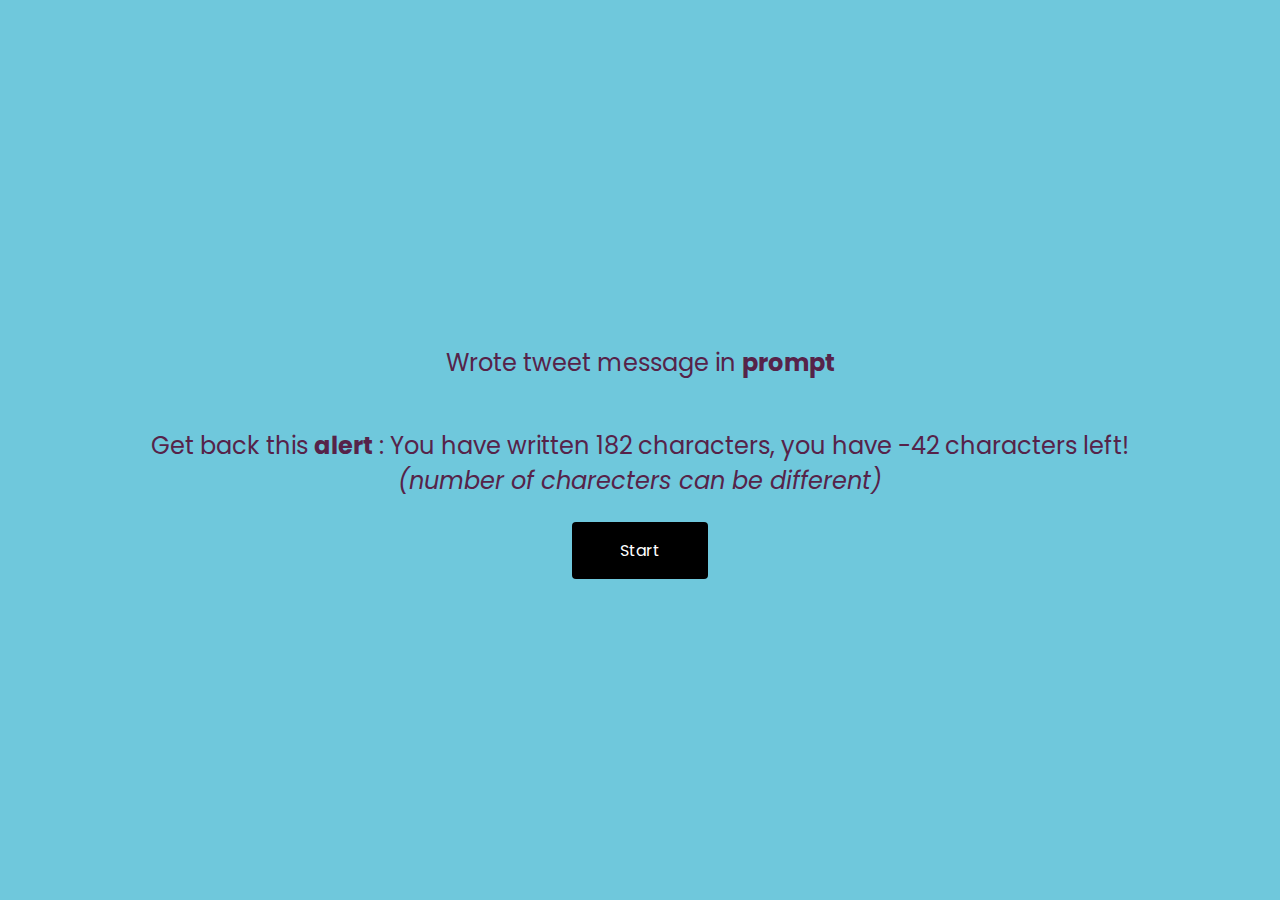
<file: 00-Length Counter/index.html>
<!DOCTYPE html>
<html lang="en">
<head>
  <meta charset="UTF-8">
  <meta name="viewport" content="width=device-width, initial-scale=1.0">
  <link rel="stylesheet" href="./style.css">
  <title>Length Counter</title>
</head>

<body>
    <p>Wrote tweet message in <strong>prompt</strong> </p>
    <p>Get back this <strong>alert</strong> : You have written 182 characters, you have -42 characters left!<br><em>(number of charecters can be different)</em></p>
  <button class="btn" id="btn">Start</button>
  <script src="./script.js"></script>
</body>

</html>
</file>
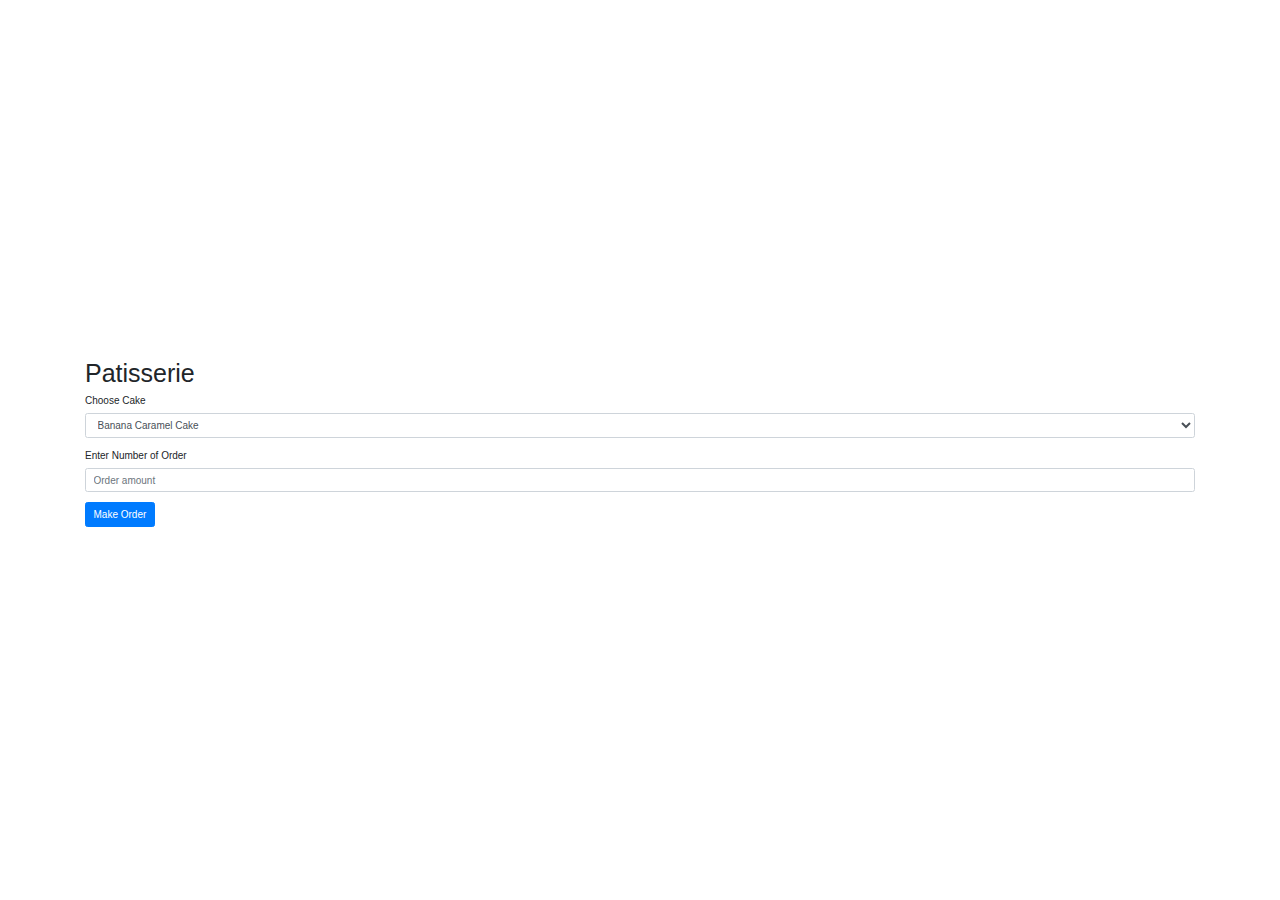
<file: 01-Cake Order Async/index.html>
<!DOCTYPE html>
<html lang="en">
  <head>
    <meta charset="UTF-8" />
    <meta name="viewport" content="width=device-width, initial-scale=1.0" />
    <meta http-equiv="X-UA-Compatible" content="ie=edge" />
    <link rel="stylesheet" href="styles.css" />
    <link
      rel="stylesheet"
      href="https://maxcdn.bootstrapcdn.com/bootstrap/4.0.0/css/bootstrap.min.css"
      integrity="sha384-Gn5384xqQ1aoWXA+058RXPxPg6fy4IWvTNh0E263XmFcJlSAwiGgFAW/dAiS6JXm"
      crossorigin="anonymous"
    />
    <script defer src="script.js"></script>
    <title>Javascript Promises</title>
  </head>
  <body>
    <div class="container">
      <h1>Patisserie</h1>
      <form class="cakeForm">
        <div class="form-group">
          <label for="cakeSelect">Choose Cake</label>
          <select class="form-control" id="cakeSelect">
            <option value="bananaCaramel">Banana Caramel Cake</option>
            <option value="contessa">The Contessa</option>
            <option value="concorde">Concorde</option>
            <option value="mouseCake">MarshMallow Mouse Cake</option>
            <option value="confettiSuprise">Confetti Suprise Cake</option>
          </select>
        </div>
        <div class="form-group">
          <label for="cakeAmount">Enter Number of Order</label>
          <input
            id="cakeAmount"
            class="form-control"
            type="number"
            name="order"
            placeholder="Order amount"
          />
        </div>
      </form>
      <button type="button" id="submit_btn" class="btn btn-primary mb-2">
        Make Order
      </button>
      <p class="order-result" id="order_result" rows="3"></p>
    </div>
  </body>
</html>
</file>
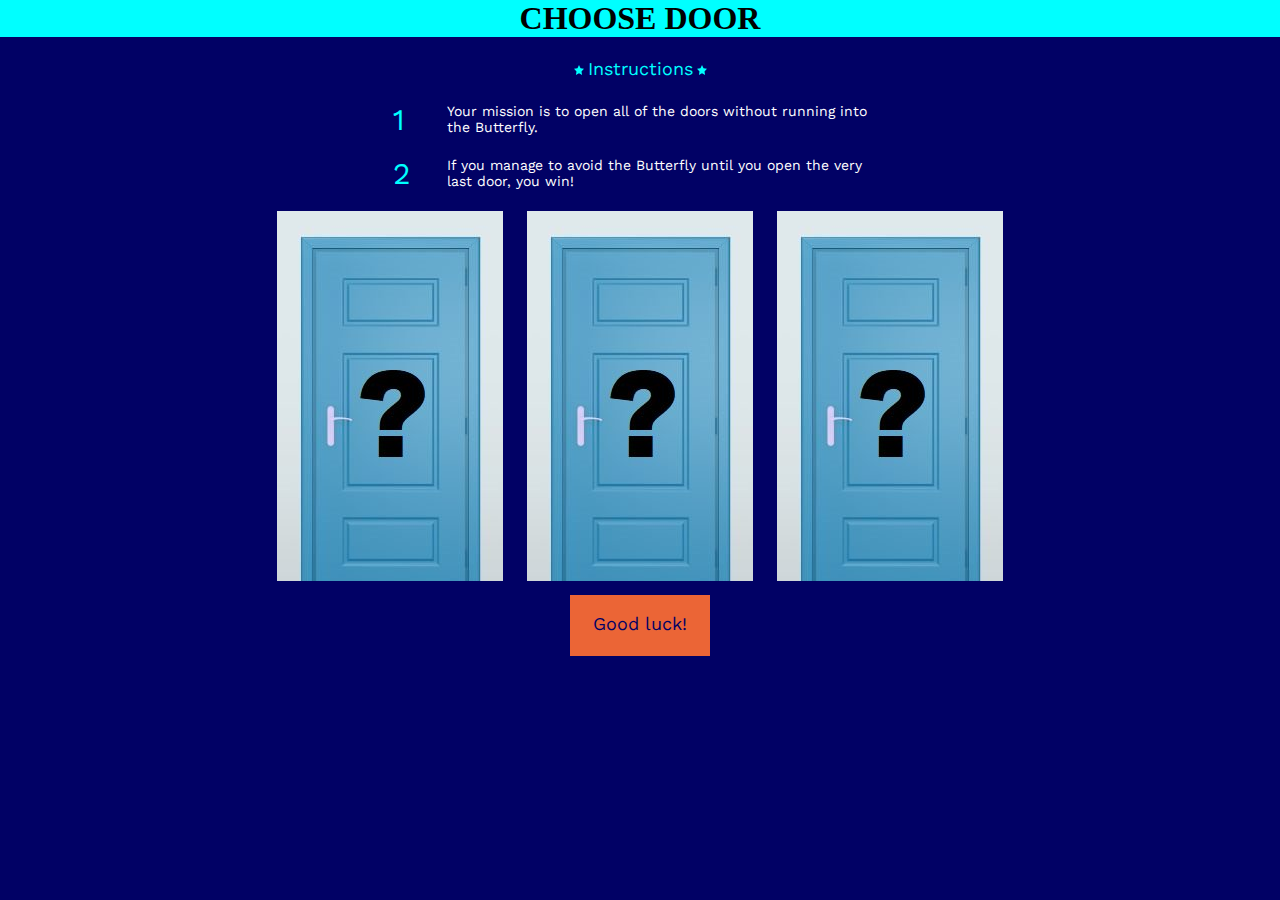
<file: 01-Choose Door/index.html>
<!DOCTYPE html>
<html>
  <head>
    <title>Choose Door!</title>
    <link href="./style.css" rel="stylesheet" type="text/css">
    <link href="https://fonts.googleapis.com/css?family=Work+Sans" rel="stylesheet" type="text/css">
  </head>

  <body>
    <div class="header">
      <h1>CHOOSE DOOR</h1>
    </div>
    <div class="title-row">
      <img src="./star.svg">
      <p class="instructions-title">Instructions</p>
      <img src="./star.svg">
    </div>
    <table class="instructions-row">
      <tr>
        <td class="instructions-number">1</td>
        <td class="instructions-text">Your mission is to open all of the doors without running into the Butterfly.</td>
      </tr>
      <tr>
        <td class="instructions-number">2</td>
        <td class="instructions-text">If you manage to avoid the Butterfly until you open the very last door, you win!</td>
      </tr>
      </table>
    <div class="door-row">
      <img id="door_a" class="door-frame" src="door_closed.png" alt="first">
      <img id="door_b" class="door-frame" src="door_closed.png" alt="second">
      <img id="door_c" class="door-frame" src="door_closed.png" alt="third">
    </div>
    <div id="start" class="start-row">Good luck!</div>
    <script type="text/javascript" src="script.js" ></script>
  </body>
</html>
</file>
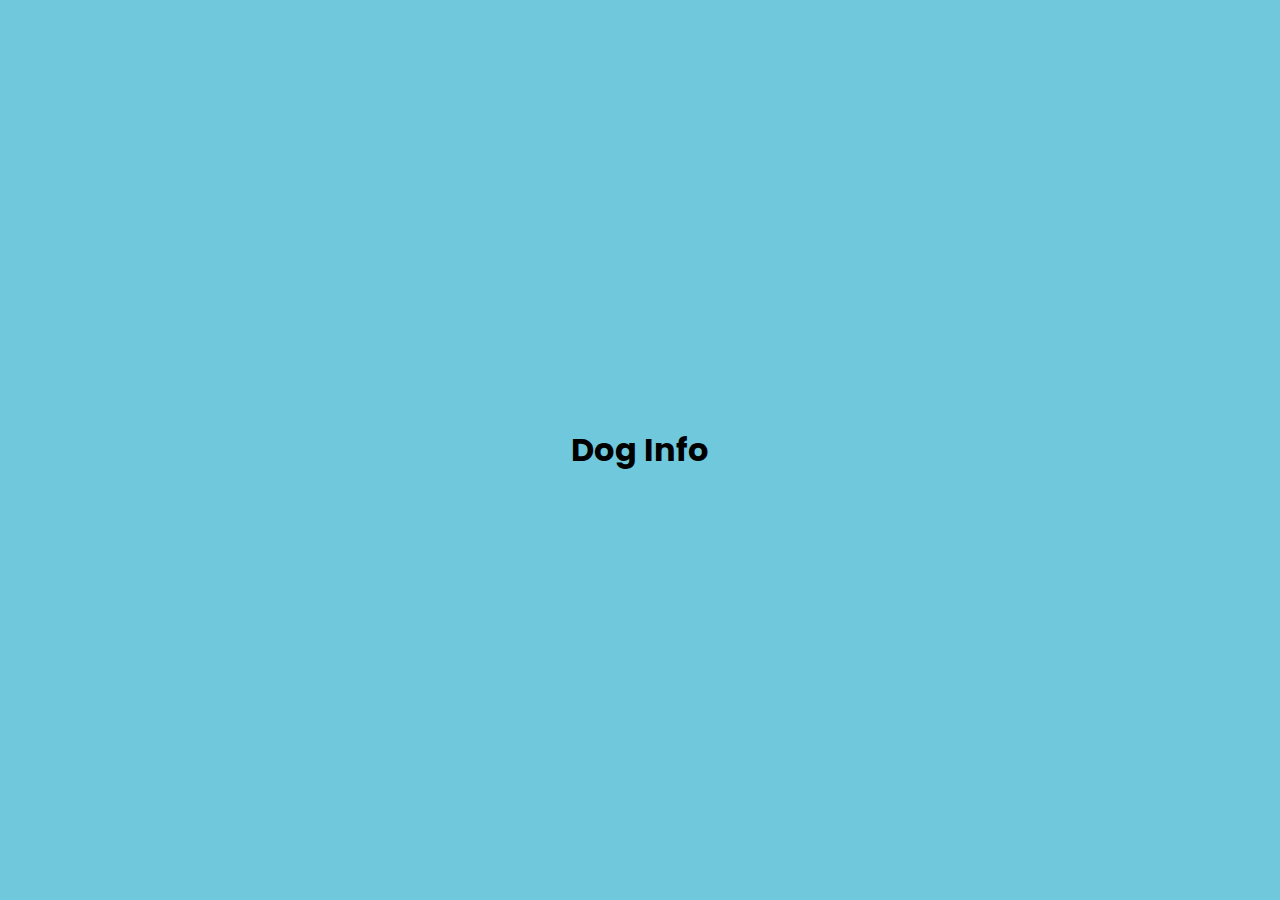
<file: 01-Dog Select/index.html>
<!DOCTYPE html>
<html lang="en">
<head>
  <meta charset="UTF-8">
  <meta name="viewport" content="width=device-width, initial-scale=1.0">
  <link rel="stylesheet" href="./style.css">
  <title>Objects</title>
</head>
<body>
  <h1>Dog Info</h1>

  <script type="text/javascript" src="./script.js"></script>
</body>
</html>
</file>
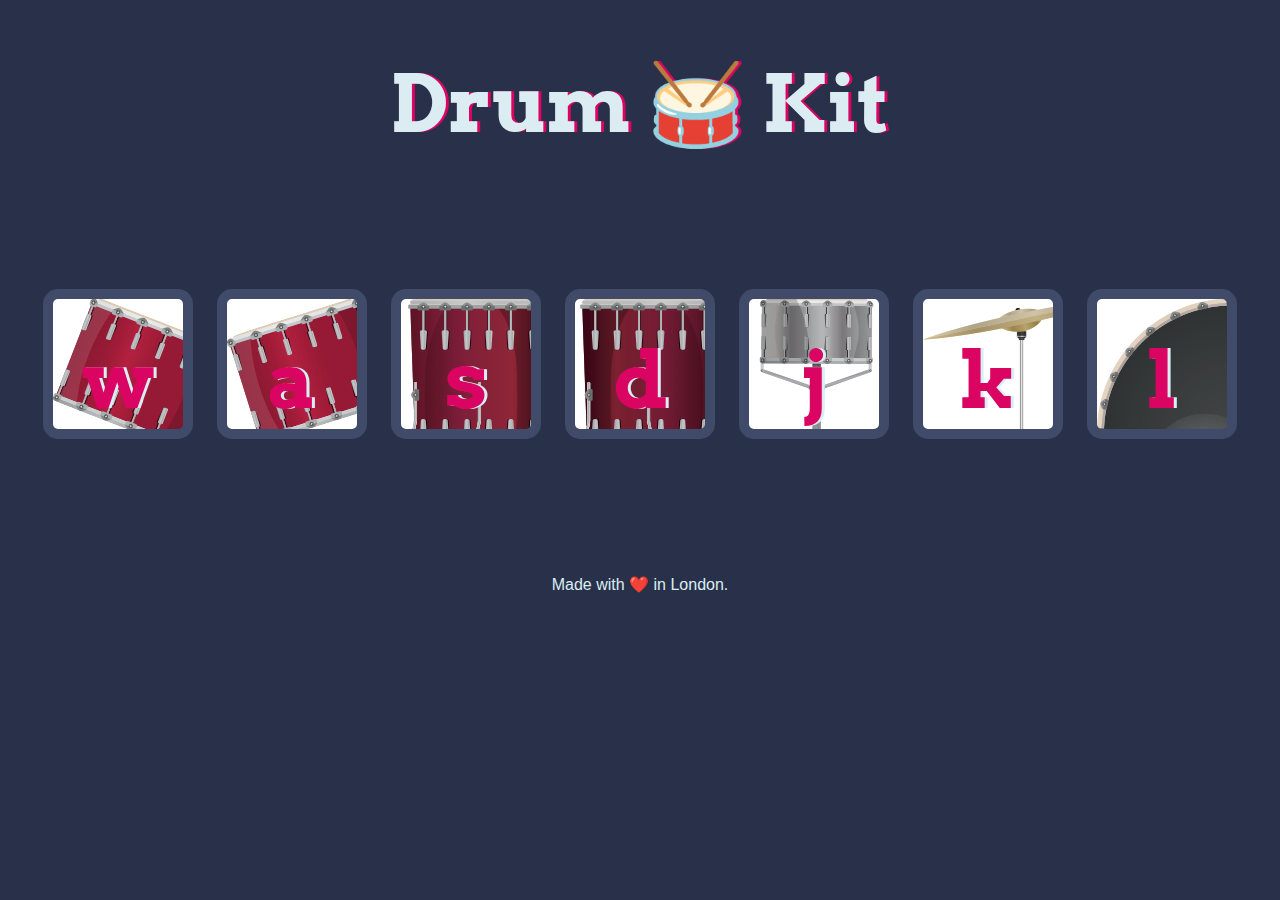
<file: 01-Drum Kit/index.html>
<!DOCTYPE html>
<html lang="en" dir="ltr">

<head>
  <meta charset="utf-8">
  <title>Drum Kit</title>
  <link rel="stylesheet" href="styles.css">
  <link href="https://fonts.googleapis.com/css?family=Arvo" rel="stylesheet">
</head>

<body>

  <h1 id="title">Drum 🥁 Kit</h1>
  <div class="set">
    <button class="w drum" value="tom-w">w</button>
    <button class="a drum" value="tom-a">a</button>
    <button class="s drum" value="tom-s">s</button>
    <button class="d drum" value="tom-d">d</button>
    <button class="j drum" value="tom-j">j</button>
    <button class="k drum" value="tom-k">k</button>
    <button class="l drum" value="tom-l">l</button>
  </div>



<script src="script.js" charset="utf-8"></script>
</body>

  <footer>
    Made with ❤️ in London.
  </footer>

</html>
</file>
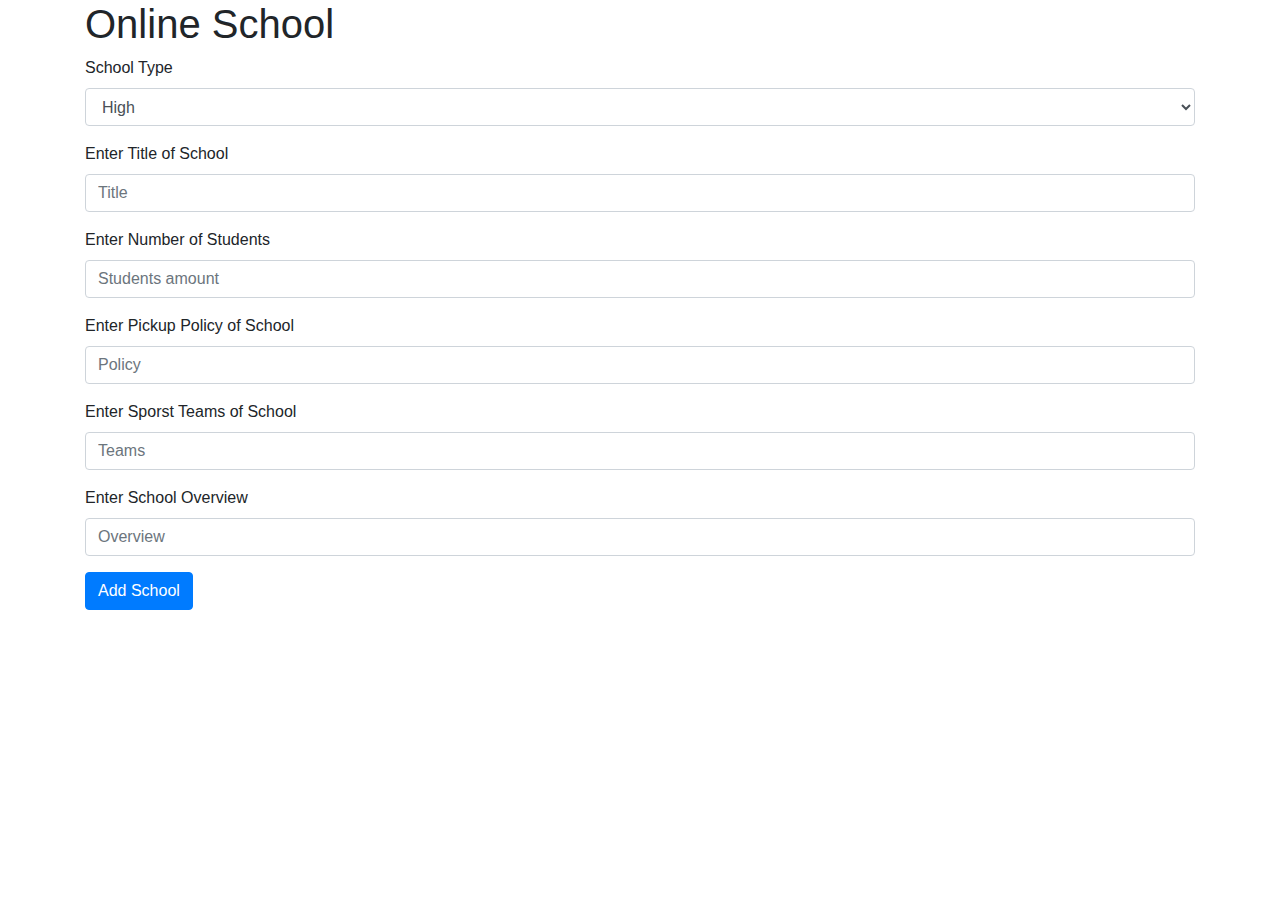
<file: 02-Online School/index.html>
<!DOCTYPE html>
<html lang="en">
<head>
  <meta charset="UTF-8">
  <meta name="viewport" content="width=device-width, initial-scale=1.0">
  <link rel="stylesheet" href="https://maxcdn.bootstrapcdn.com/bootstrap/4.0.0/css/bootstrap.min.css" integrity="sha384-Gn5384xqQ1aoWXA+058RXPxPg6fy4IWvTNh0E263XmFcJlSAwiGgFAW/dAiS6JXm" crossorigin="anonymous">
  <title>Online School</title>
</head>
<body>
  <div class="container">
    <h1>Online School</h1>
  <form class="schoolForm">
    <div class="form-group">
      <label for="schoolTypeSelect">School Type</label>
      <select class="form-control" id="schoolTypeSelect">
        <option value="High">High</option>
        <option value="Middle">Middle</option>
        <option value="Primary">Primary</option>
      </select>
    </div>
    <div class="form-group">
      <label for="titleOfSchool">Enter Title of School</label>
      <input id="titleOfSchool" class="form-control" type="text" name="title" placeholder="Title">
    </div>
    <div class="form-group">
      <label for="studentsNumber">Enter Number of Students</label>
      <input id="studentsNumber" class="form-control" type="number" name="students" placeholder="Students amount">
    </div>
    <div class="form-group">
      <label for="pickupPolicy">Enter Pickup Policy of School</label>
      <input id="pickupPolicy" class="form-control" type="text" name="policy" placeholder="Policy">
    </div>
    <div class="form-group">
      <label for="sportsTeams">Enter Sporst Teams of School</label>
      <input id="sportsTeams" class="form-control" type="text" name="team" placeholder="Teams">
    </div>
    <div class="form-group">
      <label for="schoolOverview">Enter School Overview</label>
      <input id="schoolOverview" class="form-control" type="text" name="overview" placeholder="Overview">
    </div>
  </form>
  <button type="button" id="submit_btn" class="btn btn-primary mb-2">Add School</button>
  <p class="catalogSchool" id="catalogSchool" rows="3"></p>
</div>
  <script src="./script.js"></script>
</body>
</html>
</file>
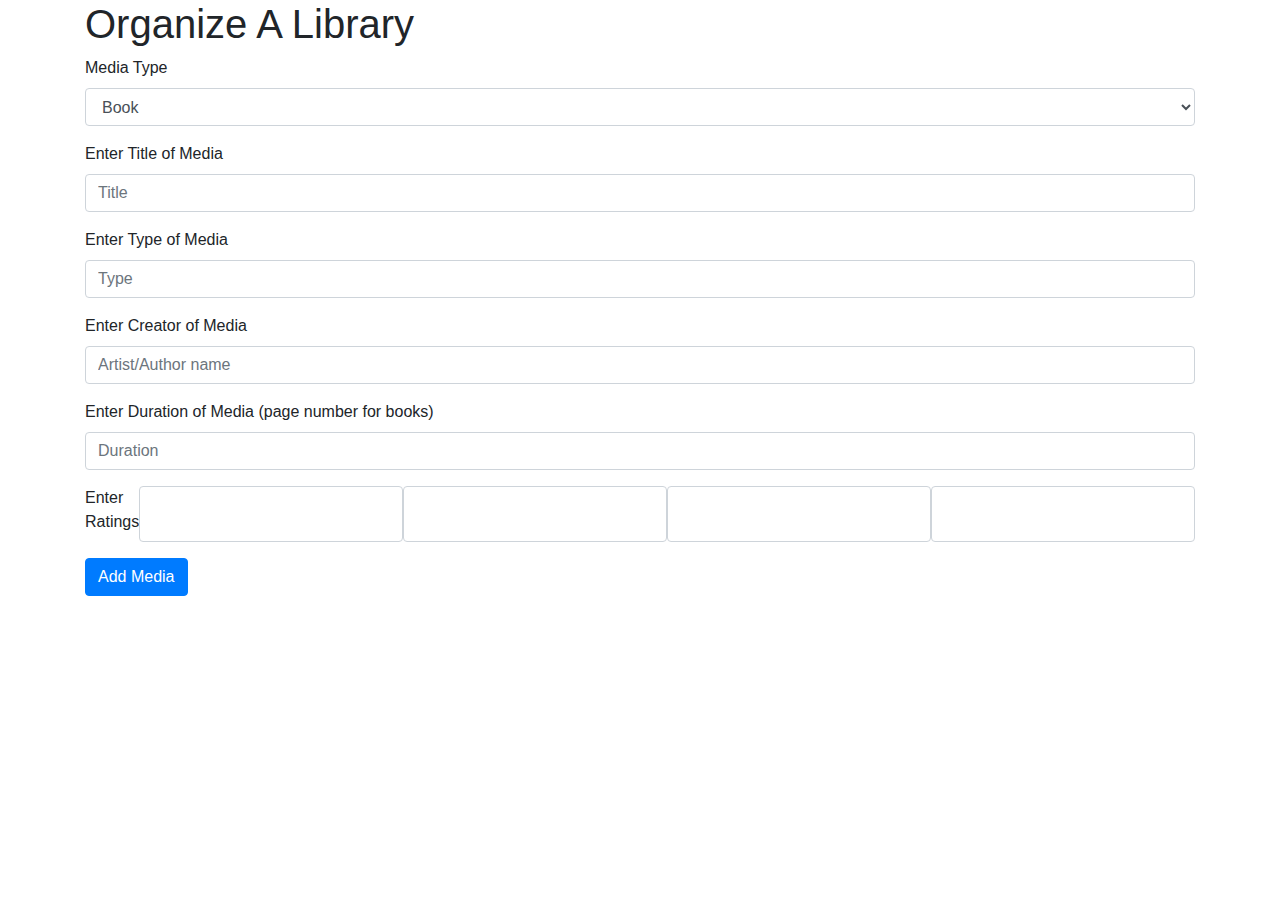
<file: 02-Organize Library/index.html>
<!DOCTYPE html>
<html lang="en">
<head>
  <meta charset="UTF-8">
  <meta name="viewport" content="width=device-width, initial-scale=1.0">
  <link rel="stylesheet" href="https://maxcdn.bootstrapcdn.com/bootstrap/4.0.0/css/bootstrap.min.css" integrity="sha384-Gn5384xqQ1aoWXA+058RXPxPg6fy4IWvTNh0E263XmFcJlSAwiGgFAW/dAiS6JXm" crossorigin="anonymous">
  <title>Organize A Library</title>
</head>
<body>
  <div class="container">
    <h1>Organize A Library</h1>
  <form class="mediaForm">
    <div class="form-group">
      <label for="mediaTypeSelect">Media Type</label>
      <select class="form-control" id="mediaTypeSelect">
        <option value="Book">Book</option>
        <option value="Movie" >Movie</option>
        <option value="CD" >CD</option>
      </select>
    </div>
    <div class="form-group">
      <label for="titleOfMedia">Enter Title of Media</label>
      <input id="titleOfMedia" class="form-control" type="text" name="title" placeholder="Title">
    </div>
    <div class="form-group">
      <label for="typeOfMedia">Enter Type of Media</label>
      <input id="typeOfMedia" class="form-control" type="text" name="type" placeholder="Type">
    </div>
    <div class="form-group">
      <label for="creatorOfMedia">Enter Creator of Media</label>
      <input id="creatorOfMedia" class="form-control" type="text" name="creator" placeholder="Artist/Author name">
    </div>
    <div class="form-group">
      <label for="durationOfMedia">Enter Duration of Media (page number for books)</label>
      <input id="durationOfMedia" class="form-control" type="text" name="duration" placeholder="Duration">
    </div>
    <div class="form-group d-flex">
      <label for="ratingsOfMedia">Enter Ratings</label>
      <input class="form-control ratingsOfMedia" type="text" name="rating1">
      <input class="form-control ratingsOfMedia" type="text" name="rating2">
      <input class="form-control ratingsOfMedia" type="text" name="rating3">
      <input class="form-control ratingsOfMedia" type="text" name="rating4">
    </div>
  </form>
  <button type="button" id="submit_btn" class="btn btn-primary mb-2">Add Media</button>
  <p class="catalogLibrary" id="catalogLibrary" rows="3"></p>
</div>
  <script src="./script.js"></script>
</body>
</html>
</file>
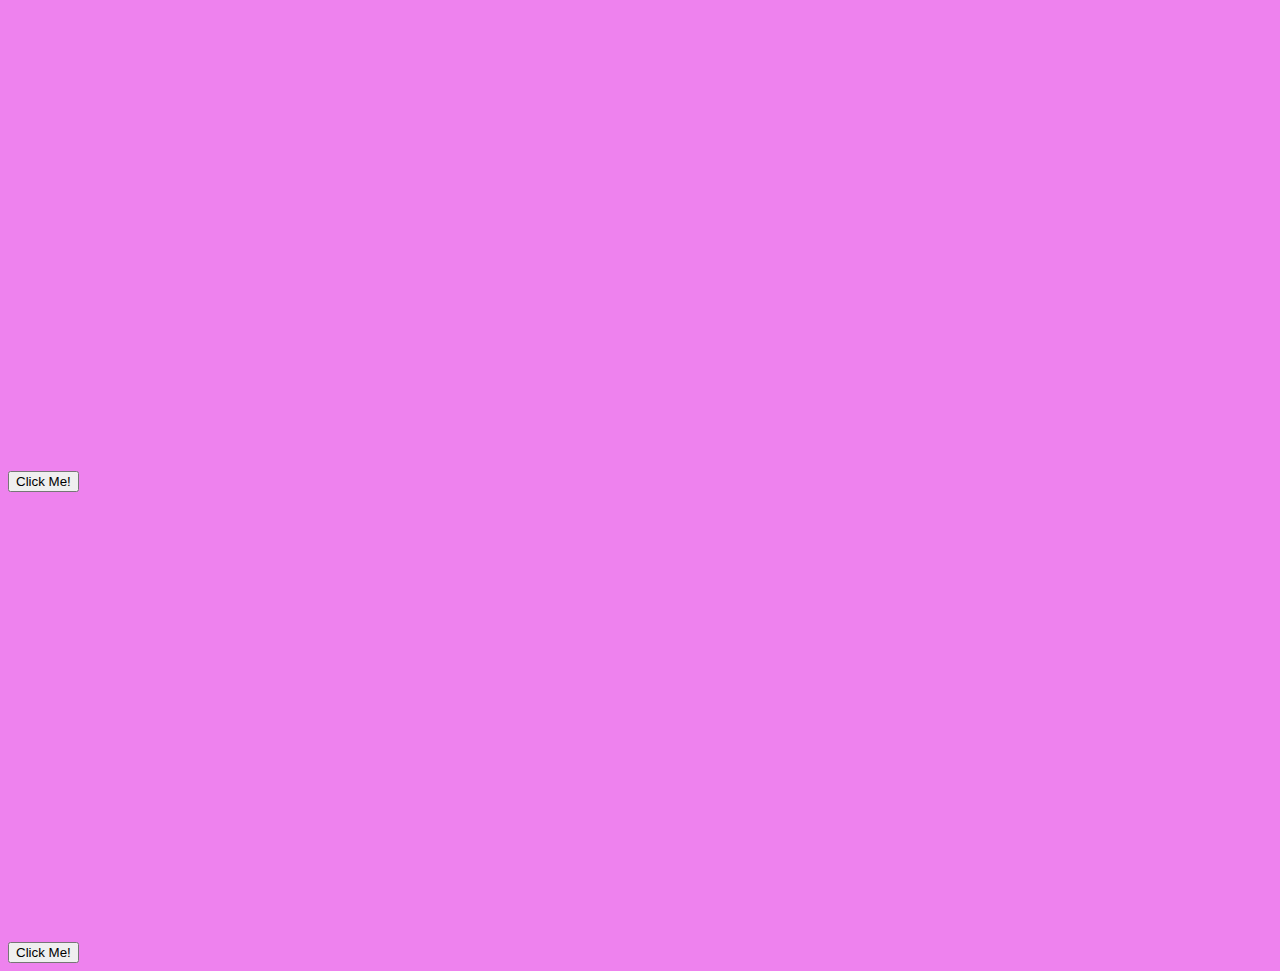
<file: 03-Change Color/index.html>
<!DOCTYPE html>
    <html lang="en">
    <head>
        <meta charset="UTF-8">
        <meta name="viewport" content="width=device-width, initial-scale=1.0">
        <meta http-equiv="X-UA-Compatible" content="ie=edge">
        <title>Change Color</title>
        <!--bootstrap-->
        <link rel="stylesheet" href="https://cdn.jsdelivr.net/npm/bootstrap@4.5.3/dist/css/bootstrap.min.css" integrity="sha384-TX8t27EcRE3e/ihU7zmQxVncDAy5uIKz4rEkgIXeMed4M0jlfIDPvg6uqKI2xXr2" crossorigin="anonymous">
        <!--main-->
        <link rel="stylesheet" href="style.css">
        <!--google fonts -->
        <link rel="stylesheet" href="https://fonts.googleapis.com/css?family=Courgette">
        </head>
    <body>
        <div class="container">
            <h1 class="textField"></h1>
            <div class="row max-height align-items-center text-center">
                <div class="col">
                    <button id="button1" class="btn btn-secondary">Click Me!</button>
                </div> 
                <div class="col">
                  <button id="button2" class="btn btn-secondary">Click Me!</button>
              </div> 
            </div>
                   
        </div>
        
        <script src="https://code.jquery.com/jquery-3.5.1.slim.min.js" integrity="sha384-DfXdz2htPH0lsSSs5nCTpuj/zy4C+OGpamoFVy38MVBnE+IbbVYUew+OrCXaRkfj" crossorigin="anonymous"></script>
        <script src="https://cdn.jsdelivr.net/npm/bootstrap@4.5.3/dist/js/bootstrap.bundle.min.js" integrity="sha384-ho+j7jyWK8fNQe+A12Hb8AhRq26LrZ/JpcUGGOn+Y7RsweNrtN/tE3MoK7ZeZDyx" crossorigin="anonymous"></script>
        <script src="script.js"></script>
    </body>
    </html>
</file>
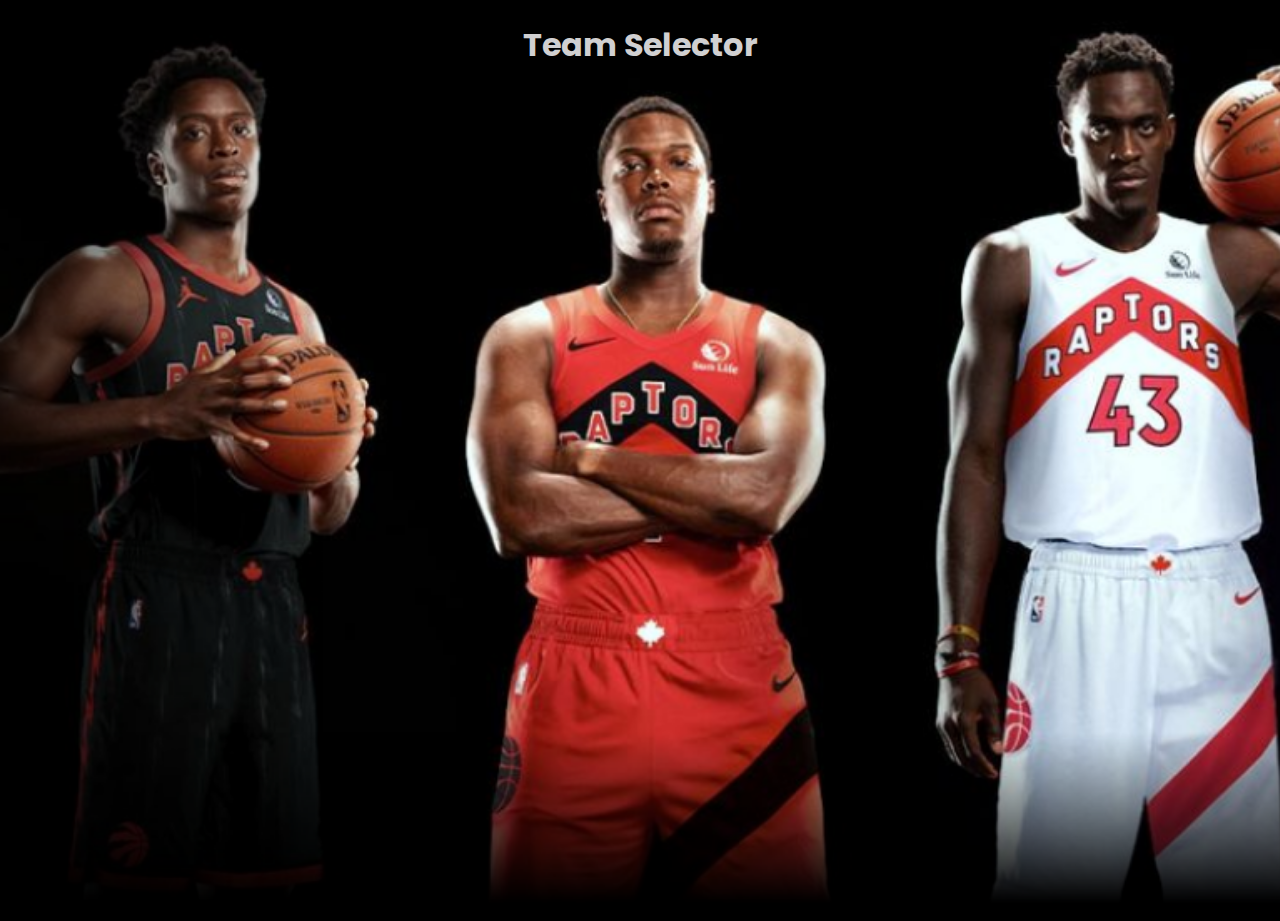
<file: 04-Team Selector/index.html>
<!DOCTYPE html>
<html lang="en">
<head>
  <meta charset="UTF-8">
  <meta name="viewport" content="width=device-width, initial-scale=1.0">
  <link rel="stylesheet" href="./style.css">
  <title>Objects</title>
</head>
<body>
  <h1>Team Selector</h1>

  <script type="text/javascript" src="./script.js"></script>
</body>
</html>
</file>
<file: 00-Length Counter/style.css>
@import url('https://fonts.googleapis.com/css2?family=Poppins&display=swap');

*{
  box-sizing : border-box;
  font-family: 'Poppins',sans-serif;
}

body{
  min-height: 100vh;
  margin: 0;
  background-color: #6fc8dc;
  overflow: hidden;
  display: flex;
  flex-direction: column;
  align-items: center;
  justify-content: center;
  text-align: center;
  transition: all 0.3s easy;
}
p {
  color: #562349;
  font-size: 1.5rem;
  text-decoration: none;
}  
  .btn{
    background-color: #000;
    color: #fff;
    border: 0;
    outline: 0;
    cursor: pointer;
    padding: 1rem 3rem;
    border-radius: 4px;
    font-size: 1rem;
    transition : 0.2s ease all;
    }
    .btn:hover{
      opacity: 0.8;
    }
    
    .btn:active{
      transform: scale(0.98, 0.96);
    }
</file>
<file: 01-Cake Order Async/styles.css>
* {
  margin: 0;
  padding: 0;
  box-sizing: inherit;
}

html {
  font-size: 62.5%;
  box-sizing: border-box;
}

body {
  font-family: system-ui;
  color: #555;
  background-color: #f7f7f7;
  min-height: 100vh;

  display: flex;
  align-items: center;
  justify-content: center;
}

.input-group>.form-control{
  font-size: 2rem;

}
</file>
<file: 01-Choose Door/style.css>
body {
  background-color: #010165;
  margin: 0px;
}

.header, h1 {
  background-color:#00ffff;
  text-align: center;
  margin-top: 0;
}

.title-row {
  margin-top: 21px;
  margin-bottom: 12px;
  text-align: center;
}

.instructions-title {
  display: inline;
  font-size: 18px;
  color: #00ffff;
  font-family: 'Work Sans';
}

.instructions-row {
  margin: 0 auto;
  width: 500px;
}

.instructions-number {
  padding-right: 25px;
  font-family: 'Work Sans';
  font-size: 30px;
  color: #00ffff;
}

.instructions-text {
  padding: 10px;
  font-family: 'Work Sans';
  font-size: 14px;
  color: #ffffff;
}

.door-row {
  text-align: center;
  direction: rtl;
}

.door-frame {
  cursor: pointer;
  padding: 10px;
}

.start-row {
  margin: auto;
  width: 140px;
  height: 43px;
  font-family: 'Work Sans';
  background-color: #eb6536;
  padding-top: 18px;
  font-size: 18px;
  text-align: center;
  color: #010165;
  margin-bottom: 21px;
  cursor: pointer;
}
</file>
<file: 01-Dog Select/style.css>
@import url('https://fonts.googleapis.com/css2?family=Poppins&display=swap');

*{
  box-sizing : border-box;
  font-family: 'Poppins',sans-serif;
}

body{
  min-height: 100vh;
  margin: 0;
  background-color: #6fc8dc;
  overflow: hidden;
  display: flex;
  flex-direction: column;
  align-items: center;
  justify-content: center;
  text-align: center;
  transition: all 0.3s easy;
}
p {
  color: #562349;
  font-size: 1.5rem;
  text-decoration: none;
}
</file>
<file: 01-Drum Kit/styles.css>
body {
  text-align: center;
  background-color: #283149;
}

h1 {
  font-size: 5rem;
  color: #DBEDF3;
  font-family: "Arvo", cursive;
  text-shadow: 3px 0 #DA0463;

}

footer {
  color: #DBEDF3;
  font-family: sans-serif;
}

.w {
  background-image: url("images/tom-w.png");

}

.a {
 background-image: url("images/tom-a.png");

}

.s {
  background-image: url("images/tom-s.png");

}

.d {
  background-image: url("images/tom-d.png");
}

.j {
    background-image: url("images/tom-j.png");
}

.k {
  background-image: url("images/tom-k.png");
}

.l {
  background-image: url("images/tom-l.png");}

.set {
  margin: 10% auto;
}

.game-over {
  background-color: red;
  opacity: 0.8;
}

.pressed {
  box-shadow: 0 3px 4px 0 #DBEDF3;
  opacity: 0.5;
}

.red {
  color: red;
}

.drum {
  outline: none;
  border: 10px solid #404B69;
  font-size: 5rem;
  font-family: 'Arvo', cursive;
  line-height: 2;
  font-weight: 900;
  color: #DA0463;
  text-shadow: 3px 0 #DBEDF3;
  border-radius: 15px;
  display: inline-block;
  width: 150px;
  height: 150px;
  text-align: center;
  margin: 10px;
  background-color: white;
  cursor: pointer;
}
</file>
<file: 03-Change Color/style.css>
button {
  margin-top: 50vh
}
/*h1 {
  text-align: center;
    -webkit-filter: invert(100%);
    filter: invert(100%);
}*/

h1 {
  text-align: center;
}
</file>
<file: 04-Team Selector/style.css>
@import url('https://fonts.googleapis.com/css2?family=Poppins&display=swap');

*{
  box-sizing : border-box;
  font-family: 'Poppins',sans-serif;
}

body{
  min-height: 100vh;
  margin: 0;
  background-image: url('./back.png');
  background-repeat: no-repeat;
  background-size:cover;
  background-color: #6fc8dc;
  overflow: hidden;
  text-align: center;
  transition: all 0.3s easy;
  color: #d1d0d1;
}
</file>
